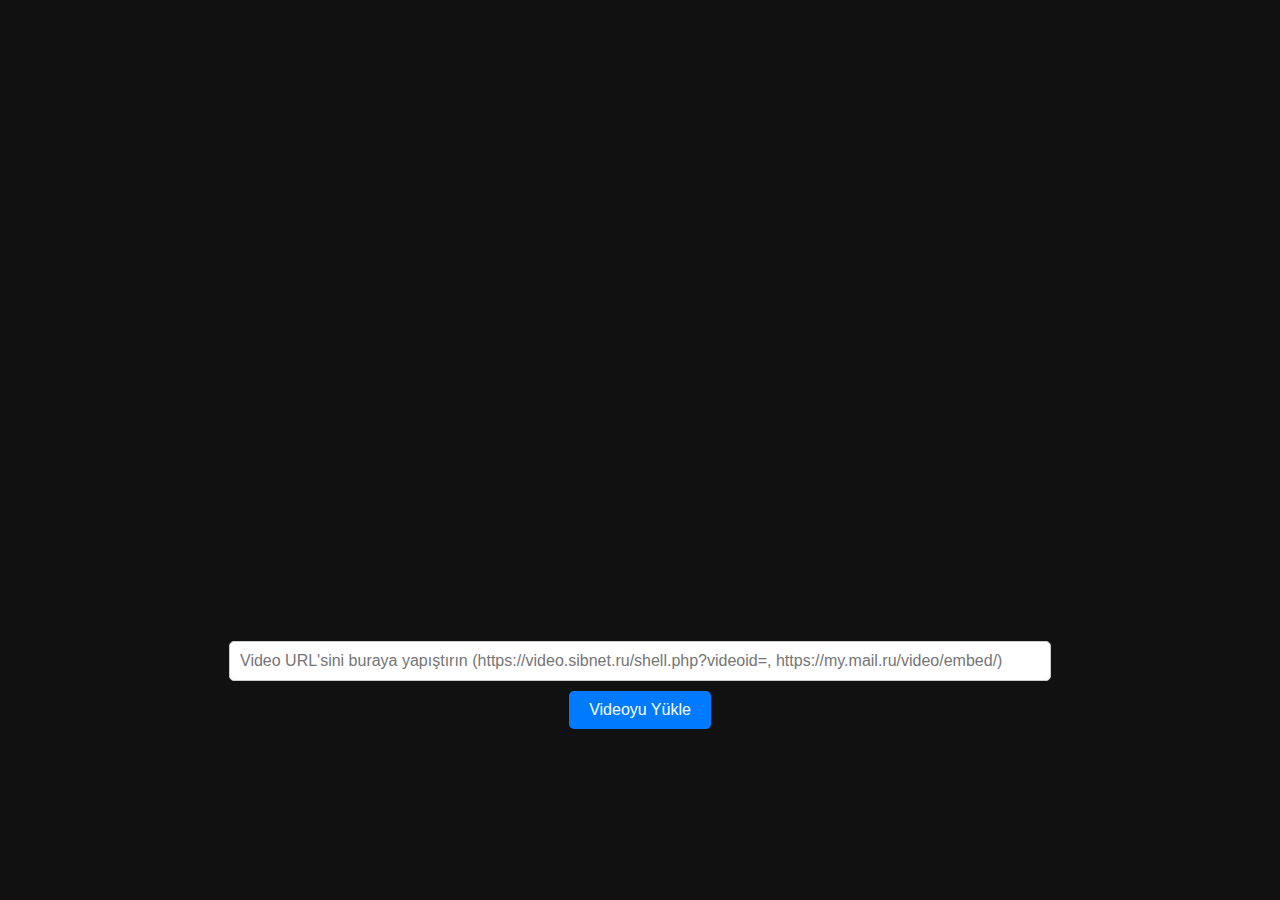
<file: player/index.html>
<!DOCTYPE html>
<html lang="tr">
<head>
    <meta charset="UTF-8">
    <meta name="viewport" content="width=device-width, initial-scale=1.0">
    <title>AnimeWatch Video Player</title>
    <link rel="stylesheet" href="styles.css">
</head>
<body>
    <div class="video-container">
        <div id="videoPlayerWrapper" class="video-wrapper">
        </div>
    </div>
    <input type="text" id="urlInput" placeholder="Video URL'sini buraya yapıştırın (https://video.sibnet.ru/shell.php?videoid=, https://my.mail.ru/video/embed/)" />
    <button id="loadVideo">Videoyu Yükle</button>
    <script src="scripts.js"></script>
</body>
</html>
</file>
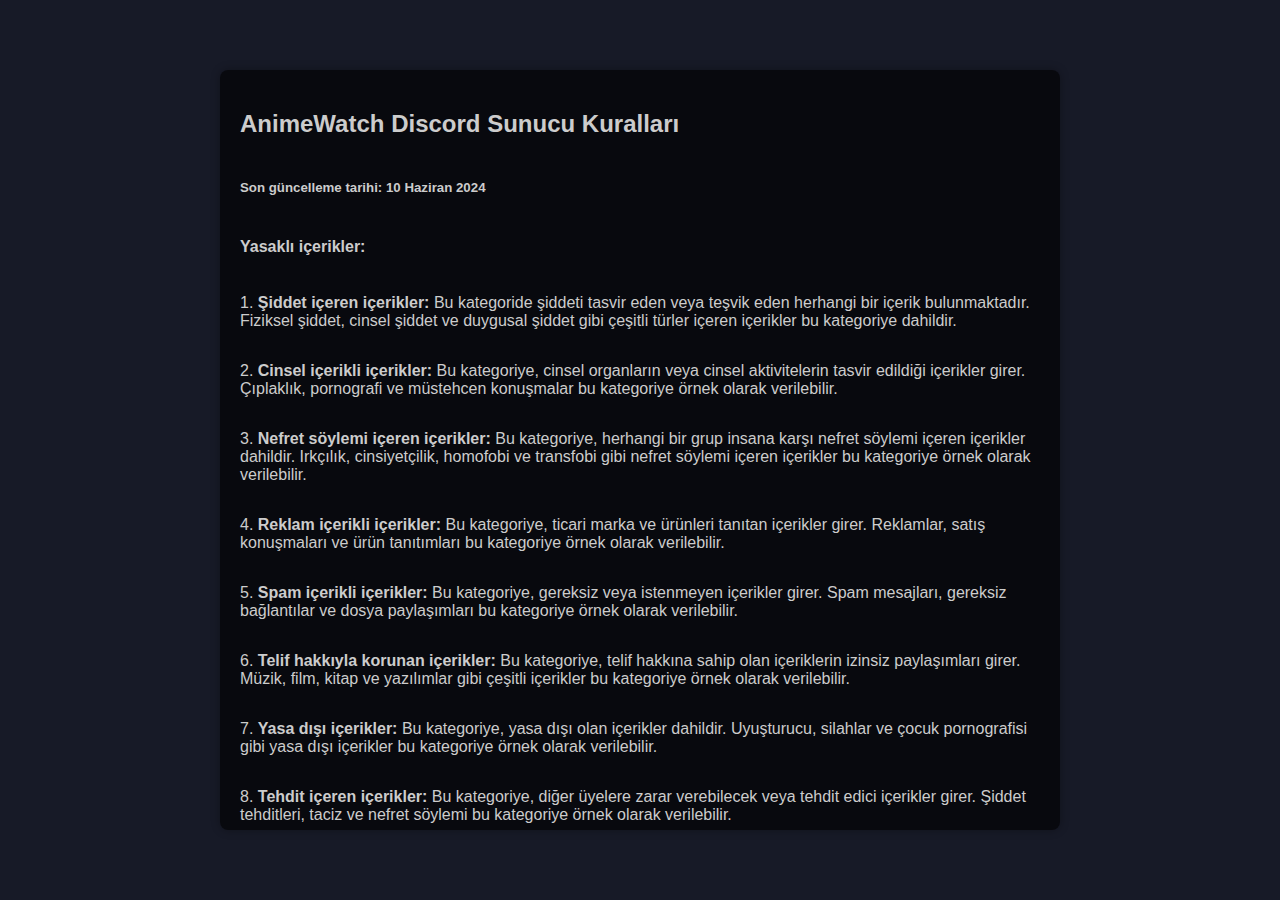
<file: discordrules.html>
<!DOCTYPE html>
<html lang="en">
<head>
    <meta charset="UTF-8">
    <meta http-equiv="X-UA-Compatible" content="IE=edge">
    <meta name="viewport" content="width=device-width, initial-scale=1.0">
    <style>
        .appBody {
            font-family: 'Arial', sans-serif;
            margin: 0;
            padding: 0;
            background-color: #171A27;
            display: flex;
            flex-direction: column;
            align-items: center;
            justify-content: center;
            height: 100vh;
            color: #ffffff;
            overflow: hidden;
        }

        .appContainer {
            margin: 20px;
            padding: 20px;
            background-color: #08090e;
            border-radius: 8px;
            box-shadow: 0 0 10px rgba(0, 0, 0, 0.308);
            text-align: left;
            display: flex;
            flex-direction: column;
            align-items: flex-start;
            width: 90%;
            max-width: 800px;
            height: 80vh;
            overflow-y: auto;
        }

        .appContainer h2,
        .appContainer h5,
        .appContainer h4,
        .appContainer p {
            color: #cccccc;
            text-align: left;
        }

        .appContainer a {
            color: #b562db;
            text-decoration: none;
        }

        .appContainer textarea {
            width: 80%;
            height: 200px;
            margin: 20px 0;
            padding: 10px;
            border-radius: 5px;
            border: 1px solid #cccccc;
            background-color: #171A27;
            color: #ffffff;
        }
    </style>
</head>
<body class="appBody">
    <header>
    </header>

    <section class="appContainer" id="appMobileApp">
        <h2>AnimeWatch Discord Sunucu Kuralları</h2>
        <h5>Son güncelleme tarihi: 10 Haziran 2024</h5>
        <h4>Yasaklı içerikler:</h4>
        <p>1. <b>Şiddet içeren içerikler:</b>
            Bu kategoride şiddeti tasvir eden veya teşvik eden herhangi bir içerik bulunmaktadır. Fiziksel şiddet, cinsel şiddet ve duygusal şiddet gibi çeşitli türler içeren içerikler bu kategoriye dahildir.
        </p>
        <p>2. <b>Cinsel içerikli içerikler:</b>
            Bu kategoriye, cinsel organların veya cinsel aktivitelerin tasvir edildiği içerikler girer. Çıplaklık, pornografi ve müstehcen konuşmalar bu kategoriye örnek olarak verilebilir.
        </p>
        <p>3. <b>Nefret söylemi içeren içerikler:</b>
            Bu kategoriye, herhangi bir grup insana karşı nefret söylemi içeren içerikler dahildir. Irkçılık, cinsiyetçilik, homofobi ve transfobi gibi nefret söylemi içeren içerikler bu kategoriye örnek olarak verilebilir.
        </p>
        <p>4. <b>Reklam içerikli içerikler:</b>
            Bu kategoriye, ticari marka ve ürünleri tanıtan içerikler girer. Reklamlar, satış konuşmaları ve ürün tanıtımları bu kategoriye örnek olarak verilebilir.
        </p>
        <p>5. <b>Spam içerikli içerikler:</b>
            Bu kategoriye, gereksiz veya istenmeyen içerikler girer. Spam mesajları, gereksiz bağlantılar ve dosya paylaşımları bu kategoriye örnek olarak verilebilir.
        </p>
        <p>6. <b>Telif hakkıyla korunan içerikler:</b>
            Bu kategoriye, telif hakkına sahip olan içeriklerin izinsiz paylaşımları girer. Müzik, film, kitap ve yazılımlar gibi çeşitli içerikler bu kategoriye örnek olarak verilebilir.
        </p>
        <p>7. <b>Yasa dışı içerikler:</b>
            Bu kategoriye, yasa dışı olan içerikler dahildir. Uyuşturucu, silahlar ve çocuk pornografisi gibi yasa dışı içerikler bu kategoriye örnek olarak verilebilir.
        </p>
        <p>8. <b>Tehdit içeren içerikler:</b>
            Bu kategoriye, diğer üyelere zarar verebilecek veya tehdit edici içerikler girer. Şiddet tehditleri, taciz ve nefret söylemi bu kategoriye örnek olarak verilebilir.
        </p>
        <p>9. <b>Kişisel bilgi içeren içerikler:</b>
            Bu kategoriye, diğer üyelerin kişisel bilgilerini içeren içerikler girer. Adresler, telefon numaraları ve e-posta adresleri gibi kişisel bilgiler bu kategoriye örnek olarak verilebilir.
        </p>
        <p>10. <b>İzinsiz içerik paylaşımı:</b>
            Bu kategoriye, başkasına ait içeriğin izinsiz olarak paylaşımı girer. Fotoğraflar, videolar ve metinler gibi içerikler bu kategoriye örnek olarak verilebilir.
        </p>
        <p>11. <b>Discord'un genel kullanım koşullarını ihlal eden içerikler:</b>
            Bu kategoriye, Discord'un genel kullanım koşullarını ihlal eden içerikler girer. Spam, reklam ve zararlı içerikler bu kategoriye örnek olarak verilebilir.
        </p>
        <h4>Gizlilik İhlali Kuralları:</h4>
        <p>1. <b>Diğer üyelerin gizliliğini ihlal etmeyin:</b>
            Discord sunucunuzda bulunan diğer üyelerin kişisel bilgilerini paylaşmak, ekran görüntüleri almak veya ses kayıtları yapmak gibi aktivitelerden kaçının.
            Bu, adları, e-posta adresleri, telefon numaraları, adresleri, doğum tarihleri, aile üyeleri, sağlık bilgileri veya diğer kişisel bilgileri içerir.
            Diğer üyelerin kişisel bilgilerini ifşa etmek onları kimlik hırsızlığı, dolandırıcılık ve diğer suçlara karşı savunmasız hale getirebilir.
            Birisi size kişisel bilgilerini paylaşmak istediğinde, bunun nedenini sorduğunuzdan emin olun.
            Kişisel bilgilerinizi paylaşmanız istendiği durumlarda, bunu yapmamakta tereddüt etmeyin.
        </p>
        <p>2. <b>Kişisel bilgilerinizi paylaşmayın:</b>
            Kendi kişisel bilgilerinizi (adınız, e-posta adresiniz, telefon numaranız vb.) paylaşmaktan kaçının.
            Kişisel bilgilerinizi paylaşmanız, sizi kimlik hırsızlığı, dolandırıcılık ve diğer suçlara karşı savunmasız hale getirebilir.
            Kişisel bilgilerinizi paylaşmanız istendiği durumlarda, bunu yapmamakta tereddüt etmeyin.
        </p>
        <p>3. <b>Gizlilik ayarlarınızı dikkatlice yapın:</b>
            Discord'un gizlilik ayarlarını kullanarak, kimlerin size ulaşabileceğini ve ne tür bilgilerinizi görebileceğini kontrol edebilirsiniz.
            Gizlilik ayarlarınızı, sadece tanıdığınız ve güvendiğiniz kişilerin size ulaşmasını ve bilgilerinizi görmesini sağlamak için dikkatlice yapın.
            Gizlilik ayarlarınızı yaparken Discord'un gizlilik politikasını göz önünde bulundurun.
        </p>
        <p>4. <b>Gizlilik ihlali durumunda hemen Discord'u bildirin:</b>
            Discord'un gizlilik ihlali bildirim formu aracılığıyla, herhangi bir gizlilik ihlali durumunda Discord'u bilgilendirin.
            Gizlilik ihlali, diğer üyelerin kişisel bilgilerinin izinsiz olarak paylaşılması durumudur.
            Gizlilik ihlali olduğunda, derhal Discord'u bilgilendirin.
            Discord, gizlilik ihlaliyle ilgili bir soruşturma yapacak ve gerekli önlemleri alacaktır.
        </p>
        <p>5. <b>Saygılı Davranın:</b>
            Discord sunucunuzda diğer üyelere saygılı davranmanız gerekmektedir. Bu, aşağıdaki kurallar çerçevesinde gerçekleştirilmelidir:
        </p>
        <p>5.1. <b>Kişisel saldırılara izin verilmemektedir:</b>
            Başkalarına hakaret etmek, onları aşağılamak veya rencide etmek amacıyla kullanılan herhangi bir dil veya davranış kabul edilemez.
        </p>
        <p>5.2. <b>Ayrımcılık yapılmamalıdır:</b>
            İnsanları ırk, din, cinsiyet, cinsel yönelim, etnik köken, yaş veya engellilik gibi kişisel özelliklerine dayanarak ayrımcılığa maruz bırakmak yasaktır.
        </p>
        <p>5.3. <b>Tehditler yapılmamalıdır:</b>
            Diğer insanlara zarar vermekle tehdit etmek veya korku ve endişe yaratmak kabul edilemez.
        </p>
        <p>5.4. <b>Tacizde bulunulmamalıdır:</b>
            Diğer insanları cinsel açıdan rahatsız etmek veya taciz etmek kabul edilemez.
        </p>
        <p>5.5. <b>Diğer üyelere zarar verilmemelidir:</b>
            Fiziksel veya duygusal olarak başkalarına zarar vermek kabul edilemez.
        </p>
        <p>5.6. <b>Diğer üyelere saygılı davranmak için aşağıdaki ipuçlarını takip edebilirsiniz:</b>
            Diğer insanların fikirlerine saygı gösterin. Farklı düşüncelere sahip olabilirsiniz, ancak bu başkalarını küçümsemek için bir sebep değildir.
            Diğer insanların kişisel bilgilerini paylaşmayın. Bu, kimlik hırsızlığına veya başka suçlara maruz kalmalarına neden olabilir.
            Diğer insanlara rahatsızlık vermeyin. Spam göndermek, diğer insanların konuşmalarını kesmek veya dikkatlerini dağıtmak kabul edilemez.
            Discord'un topluluk kurallarını ihlal etmeyin. Discord'un topluluk kuralları, sunucularda uyulması gereken belirli kuralları içerir.
            Bu kuralları ihlal eden üyeler sunucudan uzaklaştırılabilir.
        </p>
        <p>Bu kurallara uymak, Discord sunucumuzda herkes için güvenli ve eğlenceli bir ortam sağlayacaktır.</p>
        <h4>Kurallara Uymama Durumunda Yapılan Yaptırımlar:</h4>
        <p>1. <b>İlk Uyarı:</b>
            Kuralları ihlal ettiğinizde sunucu yönetimi tarafından size bir uyarı verilecektir. Bu uyarı, hatanızı fark etmeniz ve gelecekte aynı hatalara düşmemeniz için önemlidir. Genellikle yazılı olarak iletilir ve rolünüzde veya kanallara erişiminizde herhangi bir değişiklik yapmaz.
        </p>
        <p>2. <b>Sınırlı Erişim (Mute):</b>
            Kurallara uymayan davranışlarınızın devam etmesi durumunda, sınırlı erişim yaptırımı uygulanabilir. Bu, belirli bir süre boyunca yazılı veya sesli kanallarda konuşmanızın engellenmesini içerir. Sınırlı erişim süresi genellikle ihlalin ciddiyetine bağlı olarak belirlenir.
        </p>
        <p>3. <b>Kanaldan Uzaklaştırma:</b>
            Kuralları ciddi şekilde ihlal eden veya tekrarlayan bir şekilde kurallara uymayan üyelere kanaldan uzaklaştırma yaptırımı uygulanabilir. Bu yaptırım, belirli bir süre boyunca belirli bir kanala erişiminizin kısıtlanması veya yasaklanması anlamına gelir. Uzaklaştırma süresi ihlal ciddiyetine göre belirlenir ve bu süre boyunca o kanala mesaj gönderemez veya içerik paylaşamazsınız.
        </p>
        <p>4. <b>Sunucudan Atılma:</b>
            Ağır veya sürekli devam eden kuralları ihlal etme durumunda, sunucudan kalıcı olarak atılabilirsiniz. Bu durumda, sunucuda herhangi bir etkinliğe katılamaz ve sunucuya erişiminizi tamamen kaybedersiniz. Sunucudan atılma yaptırımı, genellikle daha ciddi kuralların sürekli ihlali veya topluluğa zarar verme durumlarında uygulanır.
        </p>
        <p>Lütfen unutmayın ki yaptırımlar, sunucudaki düzeni ve topluluk uyumunu sağlamak, üyelerin güvende hissetmesini ve olumlu bir deneyim yaşamasını sağlamak amacıyla uygulanır. Her yaptırım kararı ilgili üyenin davranışlarının ciddiyeti, sürekliliği ve etkisi göz önünde bulundurularak adil bir şekilde değerlendirilir.</p>
        <p>Sunucu yöneticileri, üyelere yapılan yaptırımlarda tutarlılık, şeffaflık ve adalet ilkelerine dikkat eder. Ayrıca, sunucuyu daha iyi bir hale getirmek için üyelerin geri bildirimlerini değerlendirir ve iletişime açıktır.</p>
        <p>Kurallara uymayan davranışlardan kaçınarak, toplulukta saygılı ve olumlu bir ortamı korumanıza yardımcı olmanızı rica ediyoruz. Herhangi bir sorunuz veya endişeniz olduğunda, sunucu yönetimine başvurmanızı teşvik ediyoruz.</p>
        <h4>Kurallar Dipnotları:</h4>
        <p>Kuralların amacı, sunucuda herkesin güvenli ve keyifli bir deneyim yaşamasını sağlamaktır. Lütfen kuralları dikkatlice okuyun ve anlayın.</p>
        <p>Her üyenin kurallara uyması ve başkalarının da aynı şekilde davranmalarını teşvik etmesi önemlidir.</p>
        <p>Eğer bir kuralla ilgili herhangi bir sorunuz veya endişeniz varsa, sunucu yöneticileriyle iletişime geçmekten çekinmeyin.</p>
        <p>Kurallar zaman zaman güncellenebilir veya değiştirilebilir. Bu nedenle, düzenli olarak güncellemeleri takip etmek ve değişikliklere uymak önemlidir.</p>
        <h4>Kuralların Nasıl Takip Edilmesi ve Uygulanması:</h4>
        <p>Kendinizi ve diğer üyeleri saygılı bir şekilde davranmaya teşvik edin. İnsanlara karşı hoşgörülü olun ve farklı düşünceleri anlamaya çalışın.</p>
        <p>Kurallara uygun davranış sergilemek için kelimelerinizi ve eylemlerinizi dikkatli seçin. Diğerlerini rahatsız etmeyecek şekilde iletişim kurmaya özen gösterin.</p>
        <p>Kuralların ihlal edildiğini düşündüğünüz bir durumla karşılaştığınızda, sunucu yöneticilerine bildirin. Gerekli yaptırımların uygulanması için onlarla işbirliği yapın.</p>
        <p>Kişisel bilgilerinizi ve diğer üyelerin gizliliğini korumak için dikkatli olun. Başkalarının kişisel bilgilerini paylaşmaktan kaçının ve gizlilik ayarlarınızı doğru şekilde yapılandırın.</p>
        <p>Sunucunun genel amacına uygun olarak davranmaya özen gösterin ve etkinliklere aktif katılım sağlamaya çalışın.</p>
        <p>Davranışlarınızın sunucudaki diğer üyelerin deneyimini olumsuz etkilemediğinden emin olun. Hoşgörü, anlayış ve empati göstermeye çaba sarf edin.</p>
        <p>Unutmayın ki topluluk kurallarının takip edilmesi, sunucuda sağlıklı bir ortamın sürdürülmesini sağlar. Her üyenin bu kuralları anlaması ve uygulaması, sunucudaki herkesin keyifli bir deneyim yaşamasını sağlar.</p>
        <p>Her kural yazılı olmak zorunda değildir. Bazı etik olmayan davranışlar açıkça belirtilmese de, bu tür davranışlardan kaçınılması önemlidir. Sunucu yönetimi, etik dışı veya rahatsız edici olan herhangi bir davranışın düzeltilmesi veya yaptırım uygulanması için gereken adımları atma yetkisine sahiptir.</p>
        <p>Ayrıca, sunucuda bulunan her üye, yapacağı herhangi bir eylemin sorumluluğunu almalıdır. Bu, kişisel bilgilerin paylaşılması, mesajların içeriği veya diğer üyelere zarar verme potansiyeli taşıyan diğer davranışların içermesi durumunda da geçerlidir. Sunucu yönetiminin önceliği, her üyenin güvende hissetmesini sağlamak ve olumlu bir deneyim yaşamasını temin etmektir.</p>
        <p>Unutulmamalıdır ki, sunucudaki kuralların ve beklentilerin tam olarak yazılı olmaması bazen kaos veya anlaşmazlık ortamlarına yol açabilir. Bu nedenle, her üyenin kabul edilebilir davranışlar hakkında genel bir anlayışa sahip olması ve etik değerlere uygun hareket etmesi önemlidir.</p>
        <p>Her üye, sunucudaki etkinliklere katılırken ve iletişim kurarken başkalarının haklarına ve sınırlarına saygı göstermeli, herhangi bir rahatsızlık veren veya zararlı davranıştan kaçınmalıdır. Bu, diğer üyelerin özel bilgilerini ifşa etmekten kaçınmak, nefret söylemi kullanmamak ve topluluk içinde olumsuz bir atmosfer yaratmaktan kaçınmak gibi davranışları içerir.</p>
        <p>Son olarak, sunucunun sağlıklı bir ortamda işlemesini sağlamak ve topluluğun mutlu bir şekilde etkileşimde bulunmasını temin etmek için her üye, kendi eylemlerinin sorumluluğunu almalı ve uygun davranışlar sergilemelidir. Bunu yaparak, sunucudaki herkesin daha olumlu ve memnuniyet verici bir deneyim yaşamasına yardımcı olabiliriz.</p>
    </div>
</body>
</html>
</file>
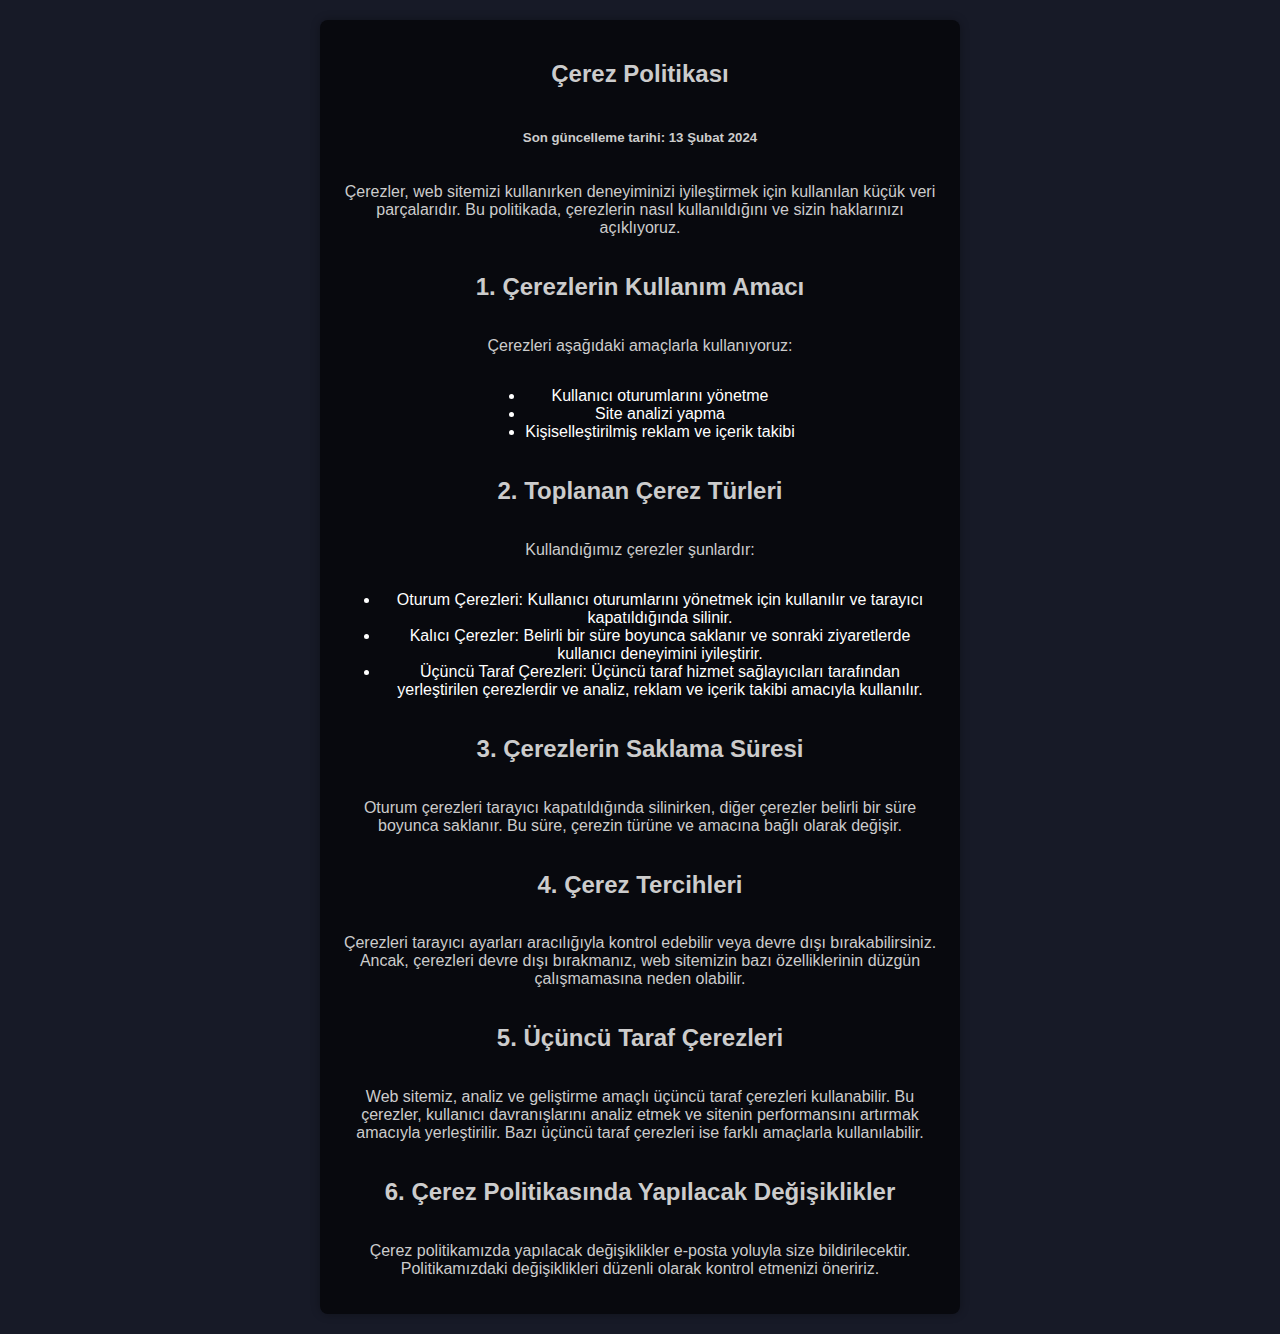
<file: policy/cerezpolitikasi.html>
<!DOCTYPE html>
<html lang="tr">

<head>
    <meta charset="UTF-8">
    <meta http-equiv="X-UA-Compatible" content="IE=edge">
    <meta name="viewport" content="width=device-width, initial-scale=1.0">
    <style>
        .politikaBody {
            font-family: 'Arial', sans-serif;
            margin: 0;
            padding: 0;
            background-color: #171A27;
            display: flex;
            flex-direction: column;
            align-items: center;
            justify-content: center;
            min-height: 100vh;
            color: #ffffff;
        }

        .politikaContainer {
            margin: 20px;
            padding: 20px;
            background-color: #08090e;
            border-radius: 8px;
            box-shadow: 0 0 10px rgba(0, 0, 0, 0.308);
            text-align: center;
            display: flex;
            flex-direction: column;
            align-items: center;
            justify-content: center;
            width: 90%;
            max-width: 600px;
            min-height: 80vh;
        }

        .politikaContainer h2,
        .politikaContainer h5,
        .politikaContainer p {
            color: #cccccc;
        }

        .politikaContainer a {
            color: #b562db;
            text-decoration: none;
        }
    </style>
</head>

<body class="politikaBody">
    <header>
    </header>

    <section class="politikaContainer" id="politikaMobilepolitika">
        <h2>Çerez Politikası</h2>
        <h5>Son güncelleme tarihi: 13 Şubat 2024</h5>

        <p>Çerezler, web sitemizi kullanırken deneyiminizi iyileştirmek için kullanılan küçük veri parçalarıdır. Bu politikada, çerezlerin nasıl kullanıldığını ve sizin haklarınızı açıklıyoruz.</p>

        <h2>1. Çerezlerin Kullanım Amacı</h2>
        <p>Çerezleri aşağıdaki amaçlarla kullanıyoruz:</p>
        <ul>
            <li>Kullanıcı oturumlarını yönetme</li>
            <li>Site analizi yapma</li>
            <li>Kişiselleştirilmiş reklam ve içerik takibi</li>
        </ul>

        <h2>2. Toplanan Çerez Türleri</h2>
        <p>Kullandığımız çerezler şunlardır:</p>
        <ul>
            <li>Oturum Çerezleri: Kullanıcı oturumlarını yönetmek için kullanılır ve tarayıcı kapatıldığında silinir.</li>
            <li>Kalıcı Çerezler: Belirli bir süre boyunca saklanır ve sonraki ziyaretlerde kullanıcı deneyimini iyileştirir.</li>
            <li>Üçüncü Taraf Çerezleri: Üçüncü taraf hizmet sağlayıcıları tarafından yerleştirilen çerezlerdir ve analiz, reklam ve içerik takibi amacıyla kullanılır.</li>
        </ul>

        <h2>3. Çerezlerin Saklama Süresi</h2>
        <p>Oturum çerezleri tarayıcı kapatıldığında silinirken, diğer çerezler belirli bir süre boyunca saklanır. Bu süre, çerezin türüne ve amacına bağlı olarak değişir.</p>

        <h2>4. Çerez Tercihleri</h2>
        <p>Çerezleri tarayıcı ayarları aracılığıyla kontrol edebilir veya devre dışı bırakabilirsiniz. Ancak, çerezleri devre dışı bırakmanız, web sitemizin bazı özelliklerinin düzgün çalışmamasına neden olabilir.</p>

        <h2>5. Üçüncü Taraf Çerezleri</h2>
        <p>Web sitemiz, analiz ve geliştirme amaçlı üçüncü taraf çerezleri kullanabilir. Bu çerezler, kullanıcı davranışlarını analiz etmek ve sitenin performansını artırmak amacıyla yerleştirilir. Bazı üçüncü taraf çerezleri ise farklı amaçlarla kullanılabilir.</p>

        <h2>6. Çerez Politikasında Yapılacak Değişiklikler</h2>
        <p>Çerez politikamızda yapılacak değişiklikler e-posta yoluyla size bildirilecektir. Politikamızdaki değişiklikleri düzenli olarak kontrol etmenizi öneririz.</p>
    </section>
</body>

</html>
</file>
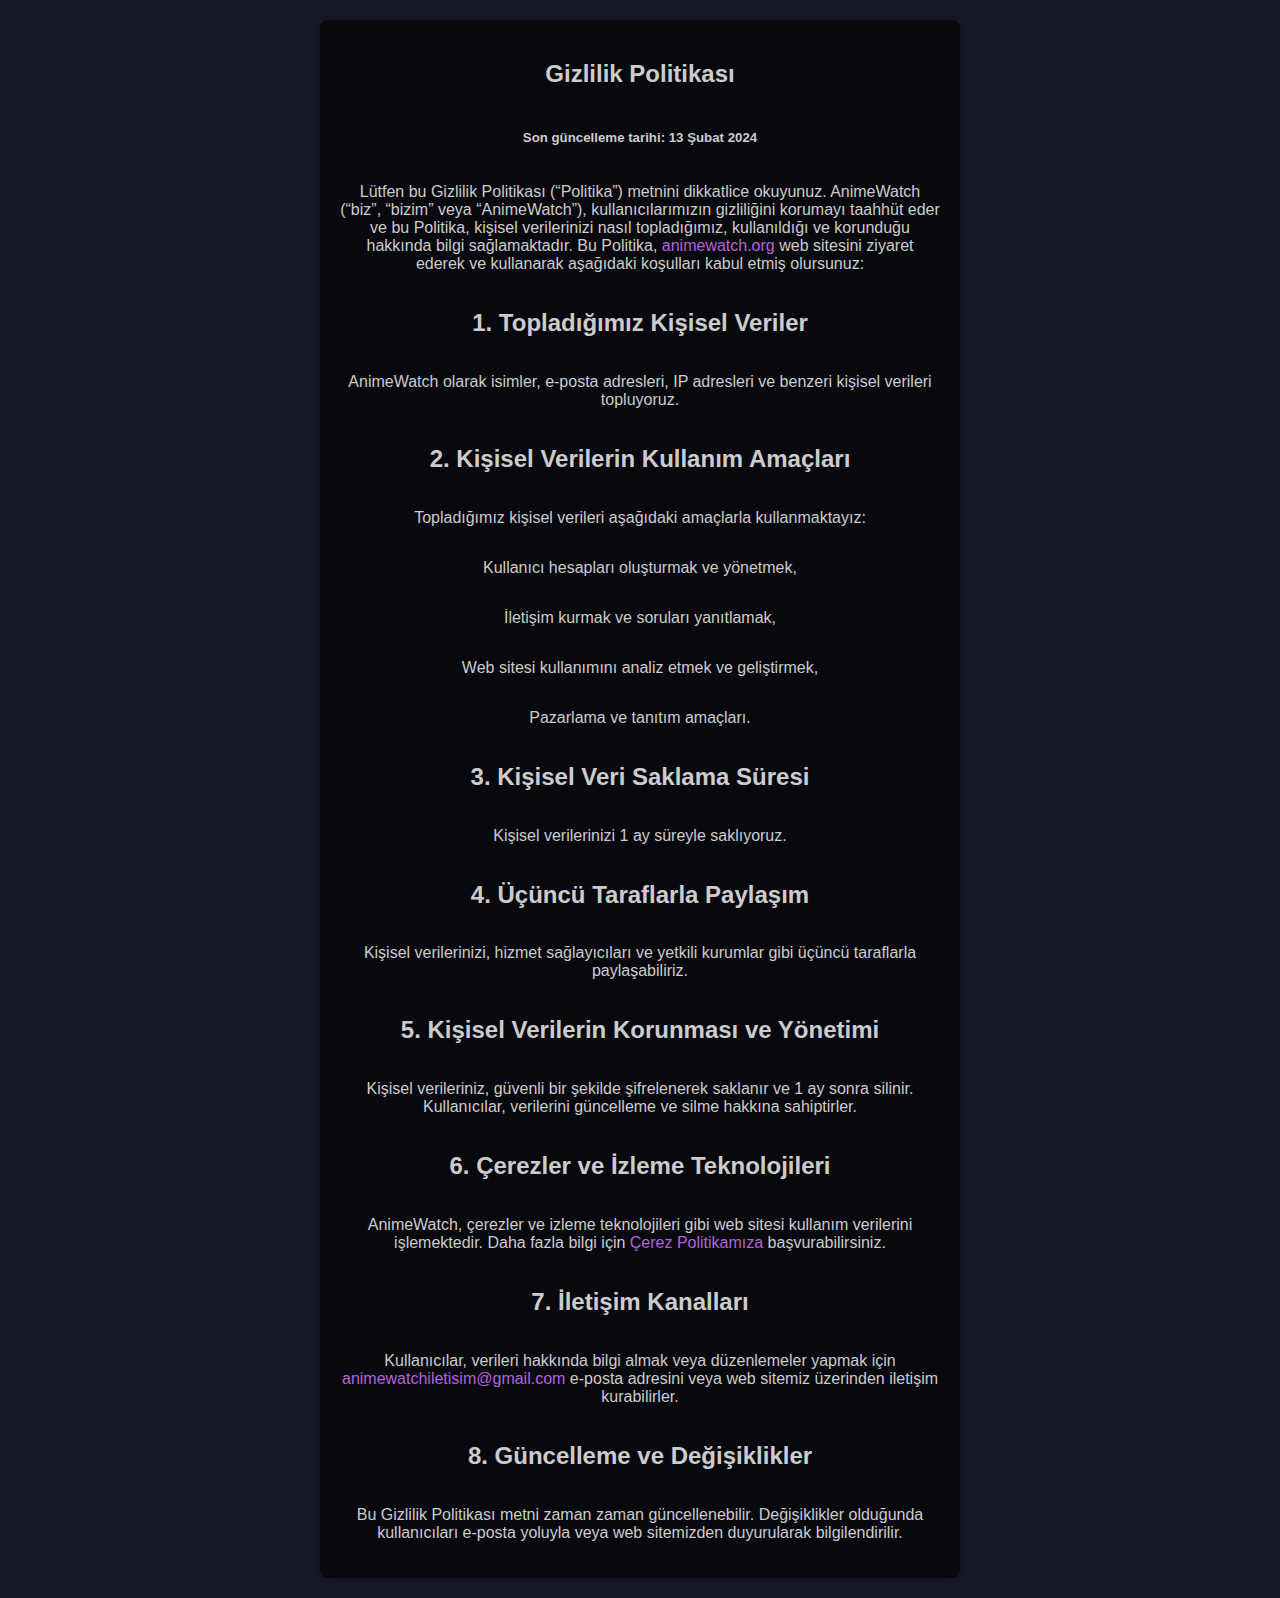
<file: policy/gizlilikpolitikasi.html>
<!DOCTYPE html>
<html lang="tr">

<head>
    <meta charset="UTF-8">
    <meta http-equiv="X-UA-Compatible" content="IE=edge">
    <meta name="viewport" content="width=device-width, initial-scale=1.0">
    <style>
        .politikaBody {
            font-family: 'Arial', sans-serif;
            margin: 0;
            padding: 0;
            background-color: #171A27;
            display: flex;
            flex-direction: column;
            align-items: center;
            justify-content: center;
            min-height: 100vh;
            color: #ffffff;
        }

        .politikaContainer {
            margin: 20px;
            padding: 20px;
            background-color: #08090e;
            border-radius: 8px;
            box-shadow: 0 0 10px rgba(0, 0, 0, 0.308);
            text-align: center;
            display: flex;
            flex-direction: column;
            align-items: center;
            justify-content: center;
            width: 90%;
            max-width: 600px;
            min-height: 80vh;
        }

        .politikaContainer h2,
        .politikaContainer h5,
        .politikaContainer p {
            color: #cccccc;
        }

        .politikaContainer a {
            color: #b562db;
            text-decoration: none;
        }
    </style>
</head>

<body class="politikaBody">
    <header>
    </header>

    <section class="politikaContainer" id="politikaMobilepolitika">
        <h2>Gizlilik Politikası</h2>
        <h5>Son güncelleme tarihi: 13 Şubat 2024</h5>
        <p>Lütfen bu Gizlilik Politikası (“Politika”) metnini dikkatlice okuyunuz. AnimeWatch (“biz”, “bizim” veya “AnimeWatch”), kullanıcılarımızın gizliliğini korumayı taahhüt eder ve bu Politika, kişisel verilerinizi nasıl topladığımız, kullanıldığı ve korunduğu hakkında bilgi sağlamaktadır. Bu Politika, <a href="https://web.archive.org/web/20240501104344/https://animewatch.org/">animewatch.org</a> web sitesini ziyaret ederek ve kullanarak aşağıdaki koşulları kabul etmiş olursunuz:</p>
        <h2>1. Topladığımız Kişisel Veriler</h2>
        <p>AnimeWatch olarak isimler, e-posta adresleri, IP adresleri ve benzeri kişisel verileri topluyoruz.</p>
        <h2>2. Kişisel Verilerin Kullanım Amaçları</h2>
        <p>Topladığımız kişisel verileri aşağıdaki amaçlarla kullanmaktayız:</p>
        <p>Kullanıcı hesapları oluşturmak ve yönetmek,</p>
        <p>İletişim kurmak ve soruları yanıtlamak,</p>
        <p>Web sitesi kullanımını analiz etmek ve geliştirmek,</p>
        <p>Pazarlama ve tanıtım amaçları.</p>
        <h2>3. Kişisel Veri Saklama Süresi</h2>
        <p>Kişisel verilerinizi 1 ay süreyle saklıyoruz.</p>
        <h2>4. Üçüncü Taraflarla Paylaşım</h2>
        <p>Kişisel verilerinizi, hizmet sağlayıcıları ve yetkili kurumlar gibi üçüncü taraflarla paylaşabiliriz.</p>
        <h2>5. Kişisel Verilerin Korunması ve Yönetimi</h2>
        <p>Kişisel verileriniz, güvenli bir şekilde şifrelenerek saklanır ve 1 ay sonra silinir. Kullanıcılar, verilerini güncelleme ve silme hakkına sahiptirler.</p>
        <h2>6. Çerezler ve İzleme Teknolojileri</h2>
        <p>AnimeWatch, çerezler ve izleme teknolojileri gibi web sitesi kullanım verilerini işlemektedir. Daha fazla bilgi için <a href="https://web.archive.org/web/20240501104344/https://animewatch.org/cerez-politikasi">Çerez Politikamıza</a> başvurabilirsiniz.</p>
        <h2>7. İletişim Kanalları</h2>
        <p>Kullanıcılar, verileri hakkında bilgi almak veya düzenlemeler yapmak için <a href="mailto:animewatchiletisim@gmail.com">animewatchiletisim@gmail.com</a> e-posta adresini veya web sitemiz üzerinden iletişim kurabilirler.</p>
        <h2>8. Güncelleme ve Değişiklikler</h2>
        <p>Bu Gizlilik Politikası metni zaman zaman güncellenebilir. Değişiklikler olduğunda kullanıcıları e-posta yoluyla veya web sitemizden duyurularak bilgilendirilir.</p>
    </section>
</body>

</html>
</file>
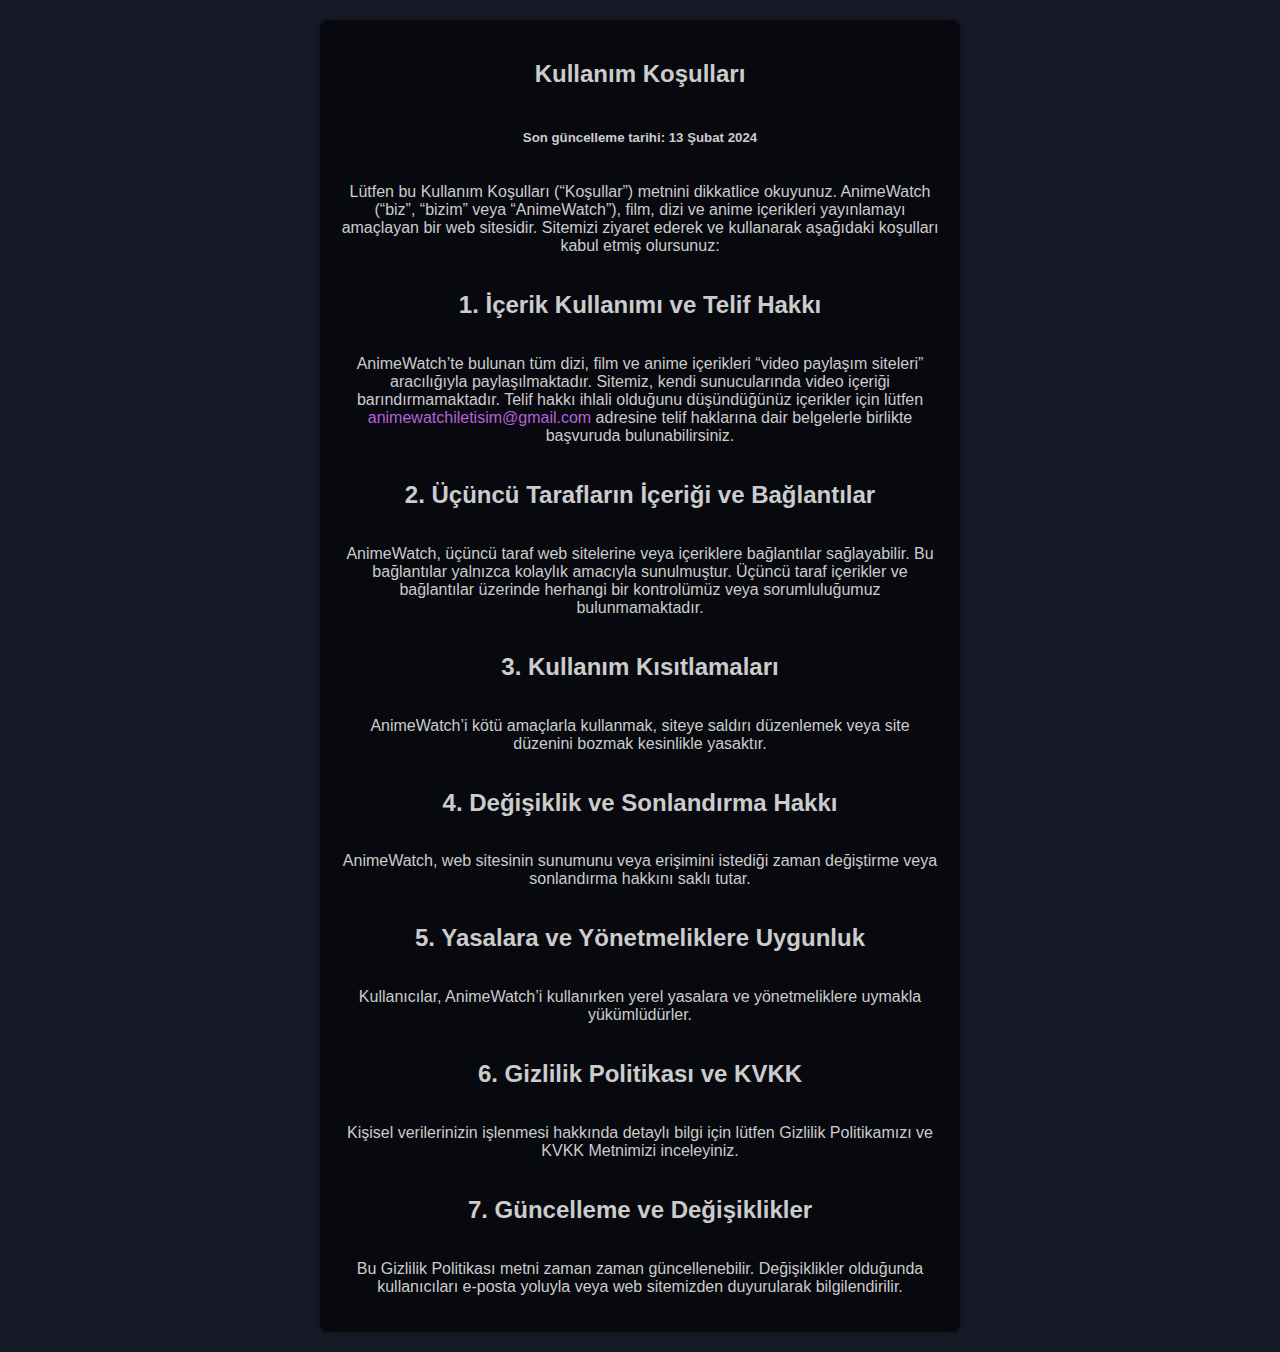
<file: policy/kullanimkosullari.html>
<!DOCTYPE html>
<html lang="tr">

<head>
    <meta charset="UTF-8">
    <meta http-equiv="X-UA-Compatible" content="IE=edge">
    <meta name="viewport" content="width=device-width, initial-scale=1.0">
    <style>
        .politikaBody {
            font-family: 'Arial', sans-serif;
            margin: 0;
            padding: 0;
            background-color: #171A27;
            display: flex;
            flex-direction: column;
            align-items: center;
            justify-content: center;
            min-height: 100vh;
            color: #ffffff;
        }

        .politikaContainer {
            margin: 20px;
            padding: 20px;
            background-color: #08090e;
            border-radius: 8px;
            box-shadow: 0 0 10px rgba(0, 0, 0, 0.308);
            text-align: center;
            display: flex;
            flex-direction: column;
            align-items: center;
            justify-content: center;
            width: 90%;
            max-width: 600px;
            min-height: 80vh;
        }

        .politikaContainer h2,
        .politikaContainer h5,
        .politikaContainer p {
            color: #cccccc;
        }

        .politikaContainer a {
            color: #b562db;
            text-decoration: none;
        }
    </style>
</head>

<body class="politikaBody">
    <header>
    </header>

    <section class="politikaContainer" id="politikaMobilepolitika">
        <h2>Kullanım Koşulları</h2>
        <h5>Son güncelleme tarihi: 13 Şubat 2024</h5>
        <p>Lütfen bu Kullanım Koşulları (“Koşullar”) metnini dikkatlice okuyunuz. AnimeWatch (“biz”, “bizim” veya “AnimeWatch”), film, dizi ve anime içerikleri yayınlamayı amaçlayan bir web sitesidir. Sitemizi ziyaret ederek ve kullanarak aşağıdaki koşulları kabul etmiş olursunuz:</p>
        <h2>1. İçerik Kullanımı ve Telif Hakkı</h2>
        <p>AnimeWatch’te bulunan tüm dizi, film ve anime içerikleri “video paylaşım siteleri” aracılığıyla paylaşılmaktadır. Sitemiz, kendi sunucularında video içeriği barındırmamaktadır. Telif hakkı ihlali olduğunu düşündüğünüz içerikler için lütfen <a href="mailto:animewatchiletisim@gmail.com">animewatchiletisim@gmail.com</a> adresine telif haklarına dair belgelerle birlikte başvuruda bulunabilirsiniz.</p>
        <h2>2. Üçüncü Tarafların İçeriği ve Bağlantılar</h2>
        <p>AnimeWatch, üçüncü taraf web sitelerine veya içeriklere bağlantılar sağlayabilir. Bu bağlantılar yalnızca kolaylık amacıyla sunulmuştur. Üçüncü taraf içerikler ve bağlantılar üzerinde herhangi bir kontrolümüz veya sorumluluğumuz bulunmamaktadır.</p>
        <h2>3. Kullanım Kısıtlamaları</h2>
        <p>AnimeWatch’i kötü amaçlarla kullanmak, siteye saldırı düzenlemek veya site düzenini bozmak kesinlikle yasaktır.</p>
        <h2>4. Değişiklik ve Sonlandırma Hakkı</h2>
        <p>AnimeWatch, web sitesinin sunumunu veya erişimini istediği zaman değiştirme veya sonlandırma hakkını saklı tutar.</p>
        <h2>5. Yasalara ve Yönetmeliklere Uygunluk</h2>
        <p>Kullanıcılar, AnimeWatch’i kullanırken yerel yasalara ve yönetmeliklere uymakla yükümlüdürler.</p>
        <h2>6. Gizlilik Politikası ve KVKK</h2>
        <p>Kişisel verilerinizin işlenmesi hakkında detaylı bilgi için lütfen Gizlilik Politikamızı ve KVKK Metnimizi inceleyiniz.</p>
        <h2>7. Güncelleme ve Değişiklikler</h2>
        <p>Bu Gizlilik Politikası metni zaman zaman güncellenebilir. Değişiklikler olduğunda kullanıcıları e-posta yoluyla veya web sitemizden duyurularak bilgilendirilir.</p>
    </section>
</body>

</html>
</file>
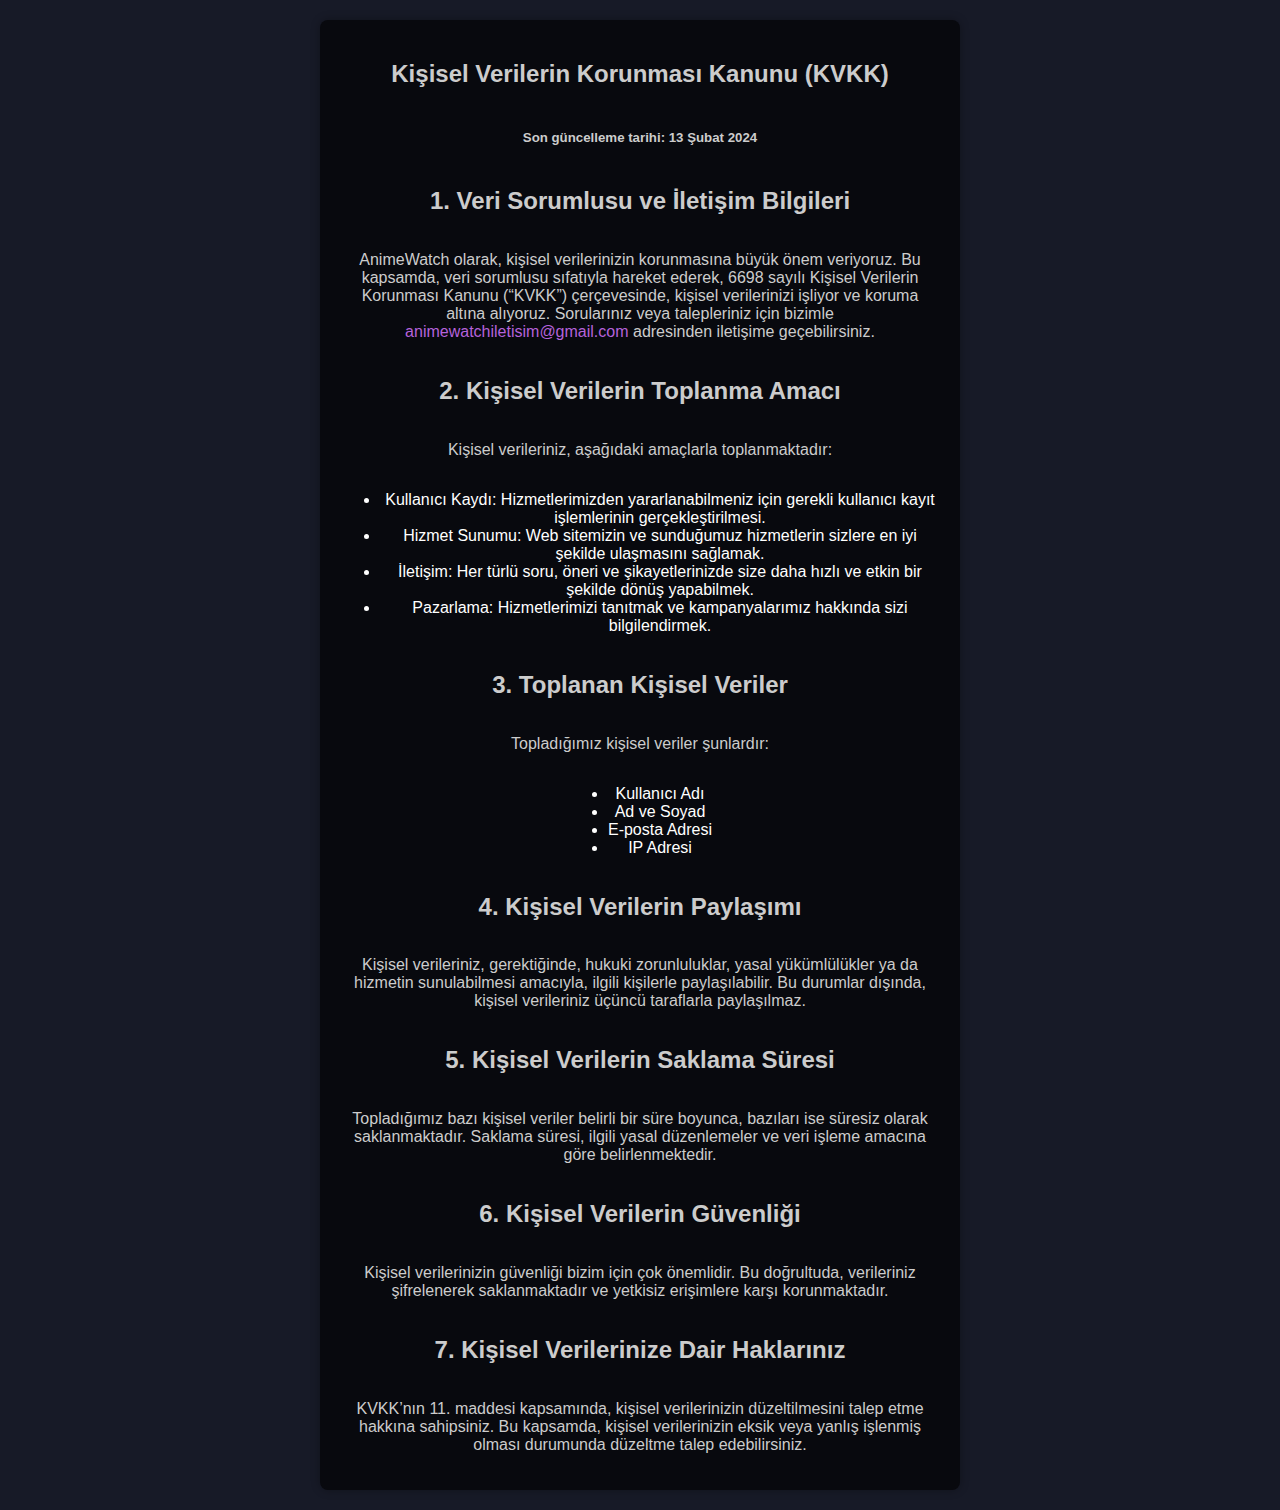
<file: policy/kvkk.html>
<!DOCTYPE html>
<html lang="tr">

<head>
    <meta charset="UTF-8">
    <meta http-equiv="X-UA-Compatible" content="IE=edge">
    <meta name="viewport" content="width=device-width, initial-scale=1.0">
    <style>
        .politikaBody {
            font-family: 'Arial', sans-serif;
            margin: 0;
            padding: 0;
            background-color: #171A27;
            display: flex;
            flex-direction: column;
            align-items: center;
            justify-content: center;
            min-height: 100vh;
            color: #ffffff;
        }

        .politikaContainer {
            margin: 20px;
            padding: 20px;
            background-color: #08090e;
            border-radius: 8px;
            box-shadow: 0 0 10px rgba(0, 0, 0, 0.308);
            text-align: center;
            display: flex;
            flex-direction: column;
            align-items: center;
            justify-content: center;
            width: 90%;
            max-width: 600px;
            min-height: 80vh;
        }

        .politikaContainer h2,
        .politikaContainer h5,
        .politikaContainer p {
            color: #cccccc;
        }

        .politikaContainer a {
            color: #b562db;
            text-decoration: none;
        }
    </style>
</head>

<body class="politikaBody">
    <header>
    </header>

    <section class="politikaContainer" id="politikaMobilepolitika">
        <h2>Kişisel Verilerin Korunması Kanunu (KVKK)</h2>
        <h5>Son güncelleme tarihi: 13 Şubat 2024</h5>

        <h2>1. Veri Sorumlusu ve İletişim Bilgileri</h2>
        <p>AnimeWatch olarak, kişisel verilerinizin korunmasına büyük önem veriyoruz. Bu kapsamda, veri sorumlusu sıfatıyla hareket ederek, 6698 sayılı Kişisel Verilerin Korunması Kanunu (“KVKK”) çerçevesinde, kişisel verilerinizi işliyor ve koruma altına alıyoruz. Sorularınız veya talepleriniz için bizimle <a href="mailto:animewatchiletisim@gmail.com">animewatchiletisim@gmail.com</a> adresinden iletişime geçebilirsiniz.</p>

        <h2>2. Kişisel Verilerin Toplanma Amacı</h2>
        <p>Kişisel verileriniz, aşağıdaki amaçlarla toplanmaktadır:</p>
        <ul>
            <li>Kullanıcı Kaydı: Hizmetlerimizden yararlanabilmeniz için gerekli kullanıcı kayıt işlemlerinin gerçekleştirilmesi.</li>
            <li>Hizmet Sunumu: Web sitemizin ve sunduğumuz hizmetlerin sizlere en iyi şekilde ulaşmasını sağlamak.</li>
            <li>İletişim: Her türlü soru, öneri ve şikayetlerinizde size daha hızlı ve etkin bir şekilde dönüş yapabilmek.</li>
            <li>Pazarlama: Hizmetlerimizi tanıtmak ve kampanyalarımız hakkında sizi bilgilendirmek.</li>
        </ul>

        <h2>3. Toplanan Kişisel Veriler</h2>
        <p>Topladığımız kişisel veriler şunlardır:</p>
        <ul>
            <li>Kullanıcı Adı</li>
            <li>Ad ve Soyad</li>
            <li>E-posta Adresi</li>
            <li>IP Adresi</li>
        </ul>

        <h2>4. Kişisel Verilerin Paylaşımı</h2>
        <p>Kişisel verileriniz, gerektiğinde, hukuki zorunluluklar, yasal yükümlülükler ya da hizmetin sunulabilmesi amacıyla, ilgili kişilerle paylaşılabilir. Bu durumlar dışında, kişisel verileriniz üçüncü taraflarla paylaşılmaz.</p>

        <h2>5. Kişisel Verilerin Saklama Süresi</h2>
        <p>Topladığımız bazı kişisel veriler belirli bir süre boyunca, bazıları ise süresiz olarak saklanmaktadır. Saklama süresi, ilgili yasal düzenlemeler ve veri işleme amacına göre belirlenmektedir.</p>

        <h2>6. Kişisel Verilerin Güvenliği</h2>
        <p>Kişisel verilerinizin güvenliği bizim için çok önemlidir. Bu doğrultuda, verileriniz şifrelenerek saklanmaktadır ve yetkisiz erişimlere karşı korunmaktadır.</p>

        <h2>7. Kişisel Verilerinize Dair Haklarınız</h2>
        <p>KVKK’nın 11. maddesi kapsamında, kişisel verilerinizin düzeltilmesini talep etme hakkına sahipsiniz. Bu kapsamda, kişisel verilerinizin eksik veya yanlış işlenmiş olması durumunda düzeltme talep edebilirsiniz.</p>
    </section>
</body>

</html>
</file>
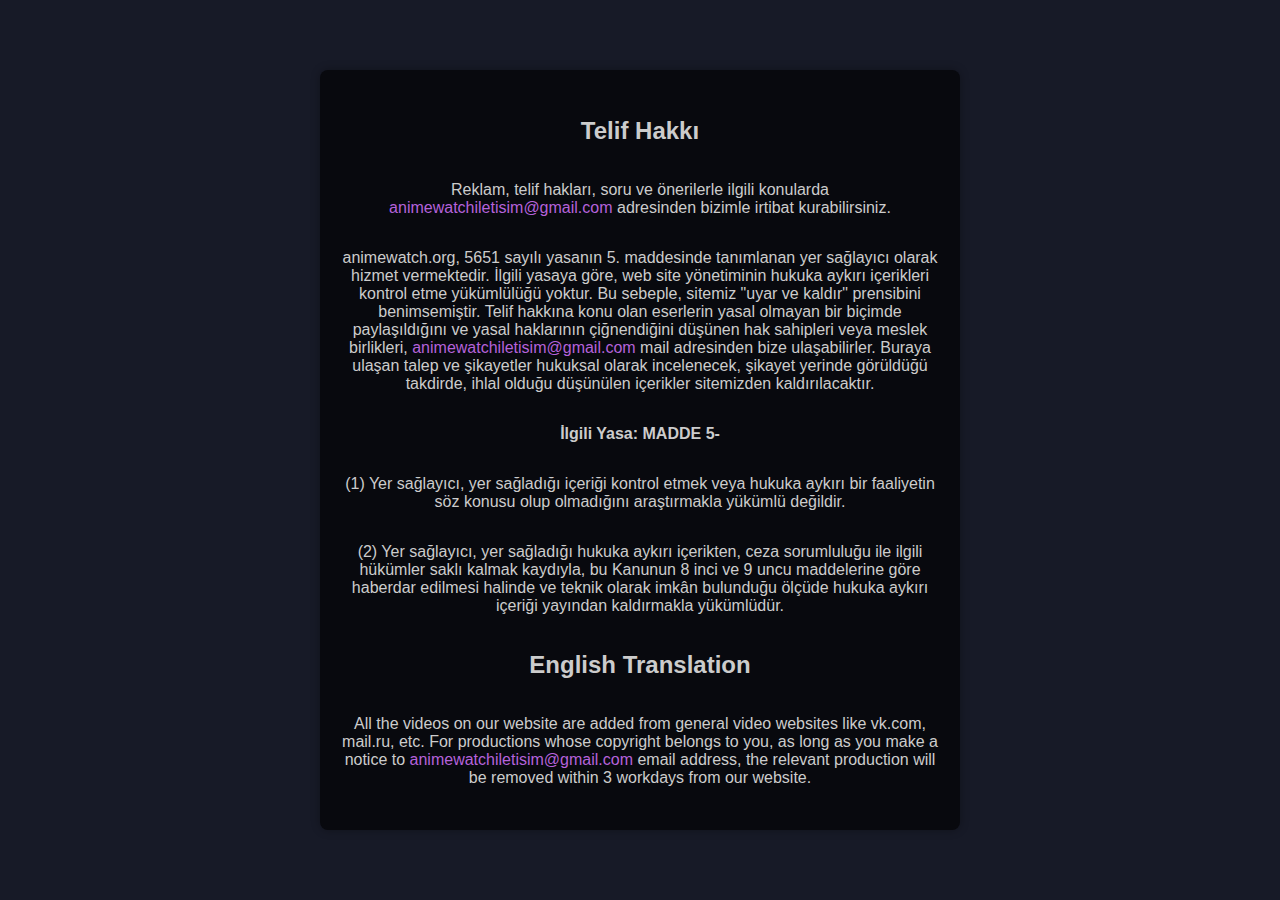
<file: policy/telifhakki.html>
<!DOCTYPE html>
<html lang="tr">

<head>
    <meta charset="UTF-8">
    <meta http-equiv="X-UA-Compatible" content="IE=edge">
    <meta name="viewport" content="width=device-width, initial-scale=1.0">
    <style>
        .politikaBody {
            font-family: 'Arial', sans-serif;
            margin: 0;
            padding: 0;
            background-color: #171A27;
            display: flex;
            flex-direction: column;
            align-items: center;
            justify-content: center;
            min-height: 100vh;
            color: #ffffff;
        }

        .politikaContainer {
            margin: 20px;
            padding: 20px;
            background-color: #08090e;
            border-radius: 8px;
            box-shadow: 0 0 10px rgba(0, 0, 0, 0.308);
            text-align: center;
            display: flex;
            flex-direction: column;
            align-items: center;
            justify-content: center;
            width: 90%;
            max-width: 600px;
            min-height: 80vh;
        }

        .politikaContainer h2,
        .politikaContainer h5,
        .politikaContainer p {
            color: #cccccc;
        }

        .politikaContainer a {
            color: #b562db;
            text-decoration: none;
        }
    </style>
</head>

<body class="politikaBody">
    <header>
    </header>

    <section class="politikaContainer" id="politikaMobilepolitika">
        <h2>Telif Hakkı</h2>
        <p>Reklam, telif hakları, soru ve önerilerle ilgili konularda <a href="mailto:animewatchiletisim@gmail.com">animewatchiletisim@gmail.com</a> adresinden bizimle irtibat kurabilirsiniz.</p>
        <p>animewatch.org, 5651 sayılı yasanın 5. maddesinde tanımlanan yer sağlayıcı olarak hizmet vermektedir. İlgili yasaya göre, web site yönetiminin hukuka aykırı içerikleri kontrol etme yükümlülüğü yoktur. Bu sebeple, sitemiz "uyar ve kaldır" prensibini benimsemiştir. Telif hakkına konu olan eserlerin yasal olmayan bir biçimde paylaşıldığını ve yasal haklarının çiğnendiğini düşünen hak sahipleri veya meslek birlikleri, <a href="mailto:animewatchiletisim@gmail.com">animewatchiletisim@gmail.com</a> mail adresinden bize ulaşabilirler. Buraya ulaşan talep ve şikayetler hukuksal olarak incelenecek, şikayet yerinde görüldüğü takdirde, ihlal olduğu düşünülen içerikler sitemizden kaldırılacaktır.</p>
        <p><strong>İlgili Yasa: MADDE 5-</strong></p>
        <p>(1) Yer sağlayıcı, yer sağladığı içeriği kontrol etmek veya hukuka aykırı bir faaliyetin söz konusu olup olmadığını araştırmakla yükümlü değildir.</p>
        <p>(2) Yer sağlayıcı, yer sağladığı hukuka aykırı içerikten, ceza sorumluluğu ile ilgili hükümler saklı kalmak kaydıyla, bu Kanunun 8 inci ve 9 uncu maddelerine göre haberdar edilmesi halinde ve teknik olarak imkân bulunduğu ölçüde hukuka aykırı içeriği yayından kaldırmakla yükümlüdür.</p>
        <h2>English Translation</h2>
        <p>All the videos on our website are added from general video websites like vk.com, mail.ru, etc. For productions whose copyright belongs to you, as long as you make a notice to <a href="mailto:animewatchiletisim@gmail.com">animewatchiletisim@gmail.com</a> email address, the relevant production will be removed within 3 workdays from our website.</p>
    </section>
</body>

</html>
</file>
<file: player/styles.css>
body {
    display: flex;
    flex-direction: column;
    align-items: center;
    justify-content: center;
    height: 100vh;
    background-color: #111;
    margin: 0;
    color: #fff;
    font-family: Arial, sans-serif;
}

.video-container {
    position: relative;
    width: 80%;
    max-width: 800px;
}

.video-wrapper {
    position: relative;
    width: 100%;
    padding-bottom: 56.25%;
    height: 0;
}

.video-wrapper iframe {
    position: absolute;
    top: 0;
    left: 0;
    width: 100%;
    height: 100%;
    border-radius: 10px;
    box-shadow: 0 0 10px rgba(0, 0, 0, 0.5);
}

#urlInput {
    margin-top: 20px;
    padding: 10px;
    width: 80%;
    max-width: 800px;
    border-radius: 5px;
    border: 1px solid #ccc;
    font-size: 16px;
}

#loadVideo {
    margin-top: 10px;
    padding: 10px 20px;
    border-radius: 5px;
    border: none;
    background-color: #007bff;
    color: #fff;
    font-size: 16px;
    cursor: pointer;
}

#loadVideo:hover {
    background-color: #0056b3;
}
</file>
